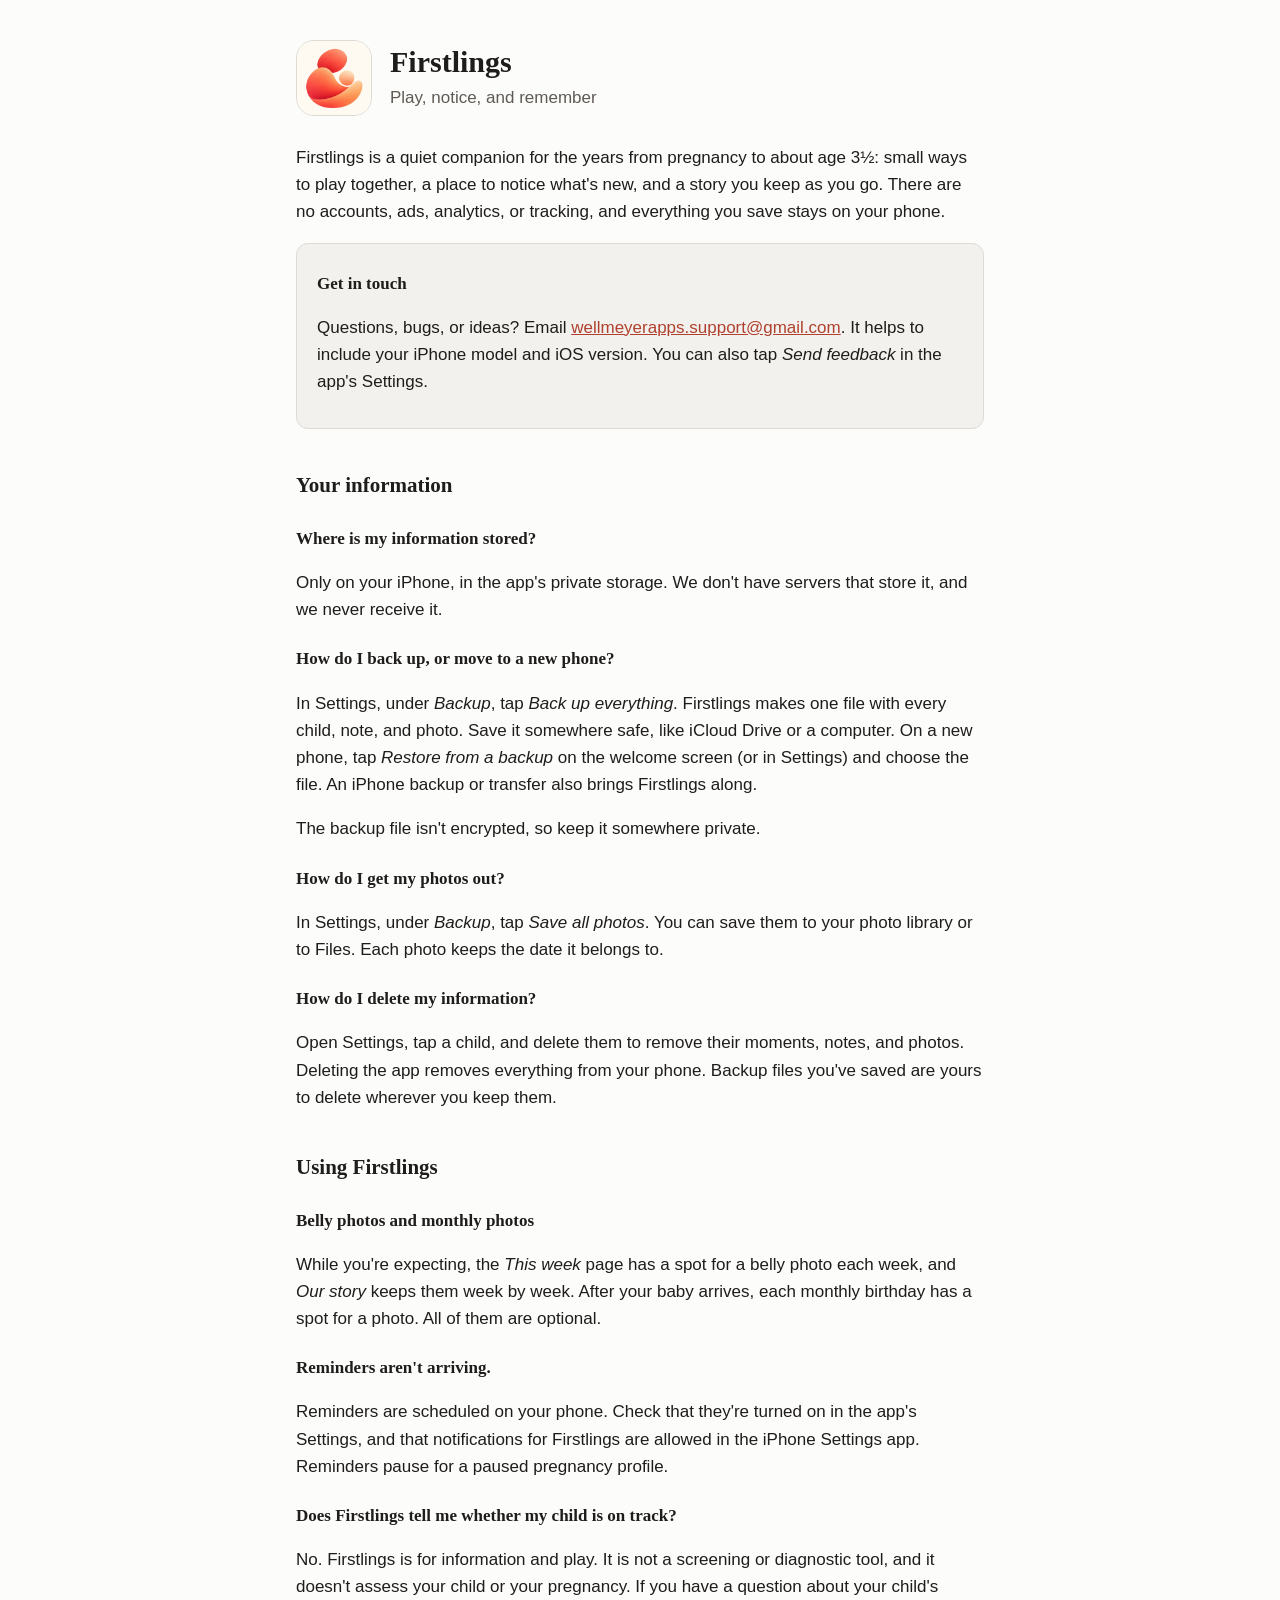
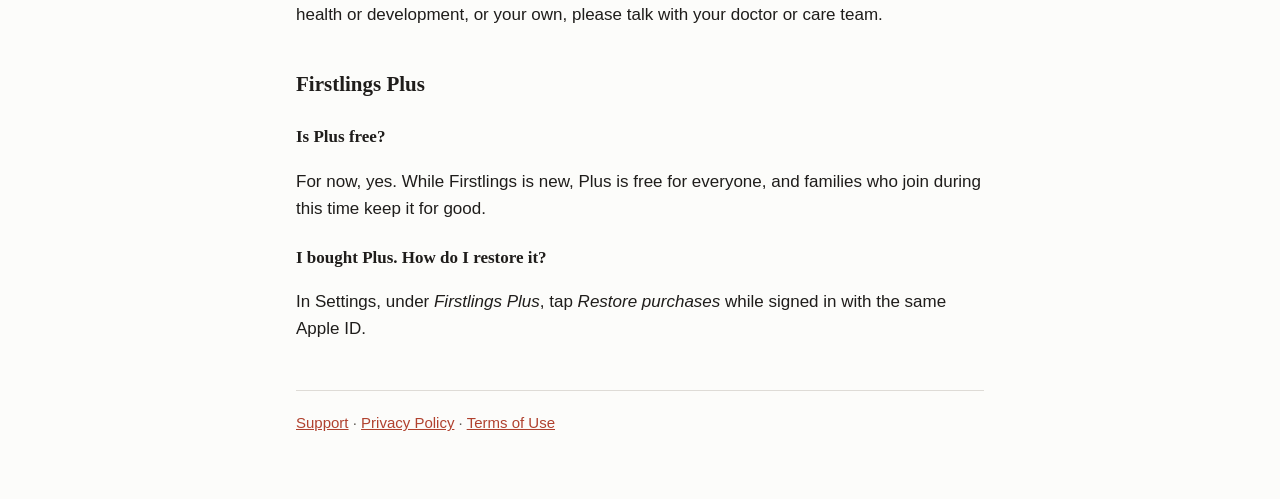
<file: index.html>
<!doctype html>
<html lang="en">
<head>
  <meta charset="utf-8">
  <meta name="viewport" content="width=device-width, initial-scale=1">
  <title>Firstlings</title>
  <meta name="description" content="Help and support for Firstlings, an iPhone app for families from pregnancy to about age 3½.">
  <link rel="icon" href="icon.png">
  <link rel="stylesheet" href="style.css">
</head>
<body>
<main>
  <header>
    <img src="icon.png" alt="Firstlings app icon">
    <div>
      <h1>Firstlings</h1>
      <p class="tagline">Play, notice, and remember</p>
    </div>
  </header>

  <p>Firstlings is a quiet companion for the years from pregnancy to about age 3½: small ways to play together, a place to notice what's new, and a story you keep as you go. There are no accounts, ads, analytics, or tracking, and everything you save stays on your phone.</p>

  <div class="card">
    <h3>Get in touch</h3>
    <p>Questions, bugs, or ideas? Email <a href="mailto:wellmeyerapps.support@gmail.com">wellmeyerapps.support@gmail.com</a>. It helps to include your iPhone model and iOS version. You can also tap <em>Send feedback</em> in the app's Settings.</p>
  </div>

  <h2>Your information</h2>

  <h3>Where is my information stored?</h3>
  <p>Only on your iPhone, in the app's private storage. We don't have servers that store it, and we never receive it.</p>

  <h3>How do I back up, or move to a new phone?</h3>
  <p>In Settings, under <em>Backup</em>, tap <em>Back up everything</em>. Firstlings makes one file with every child, note, and photo. Save it somewhere safe, like iCloud Drive or a computer. On a new phone, tap <em>Restore from a backup</em> on the welcome screen (or in Settings) and choose the file. An iPhone backup or transfer also brings Firstlings along.</p>
  <p>The backup file isn't encrypted, so keep it somewhere private.</p>

  <h3>How do I get my photos out?</h3>
  <p>In Settings, under <em>Backup</em>, tap <em>Save all photos</em>. You can save them to your photo library or to Files. Each photo keeps the date it belongs to.</p>

  <h3>How do I delete my information?</h3>
  <p>Open Settings, tap a child, and delete them to remove their moments, notes, and photos. Deleting the app removes everything from your phone. Backup files you've saved are yours to delete wherever you keep them.</p>

  <h2>Using Firstlings</h2>

  <h3>Belly photos and monthly photos</h3>
  <p>While you're expecting, the <em>This week</em> page has a spot for a belly photo each week, and <em>Our story</em> keeps them week by week. After your baby arrives, each monthly birthday has a spot for a photo. All of them are optional.</p>

  <h3>Reminders aren't arriving.</h3>
  <p>Reminders are scheduled on your phone. Check that they're turned on in the app's Settings, and that notifications for Firstlings are allowed in the iPhone Settings app. Reminders pause for a paused pregnancy profile.</p>

  <h3>Does Firstlings tell me whether my child is on track?</h3>
  <p>No. Firstlings is for information and play. It is not a screening or diagnostic tool, and it doesn't assess your child or your pregnancy. If you have a question about your child's health or development, or your own, please talk with your doctor or care team.</p>

  <h2>Firstlings Plus</h2>

  <h3>Is Plus free?</h3>
  <p>For now, yes. While Firstlings is new, Plus is free for everyone, and families who join during this time keep it for good.</p>

  <h3>I bought Plus. How do I restore it?</h3>
  <p>In Settings, under <em>Firstlings Plus</em>, tap <em>Restore purchases</em> while signed in with the same Apple ID.</p>

  <nav><a href="index.html">Support</a> · <a href="privacy.html">Privacy Policy</a> · <a href="https://www.apple.com/legal/internet-services/itunes/dev/stdeula/">Terms of Use</a></nav>
</main>
</body>
</html>
</file>
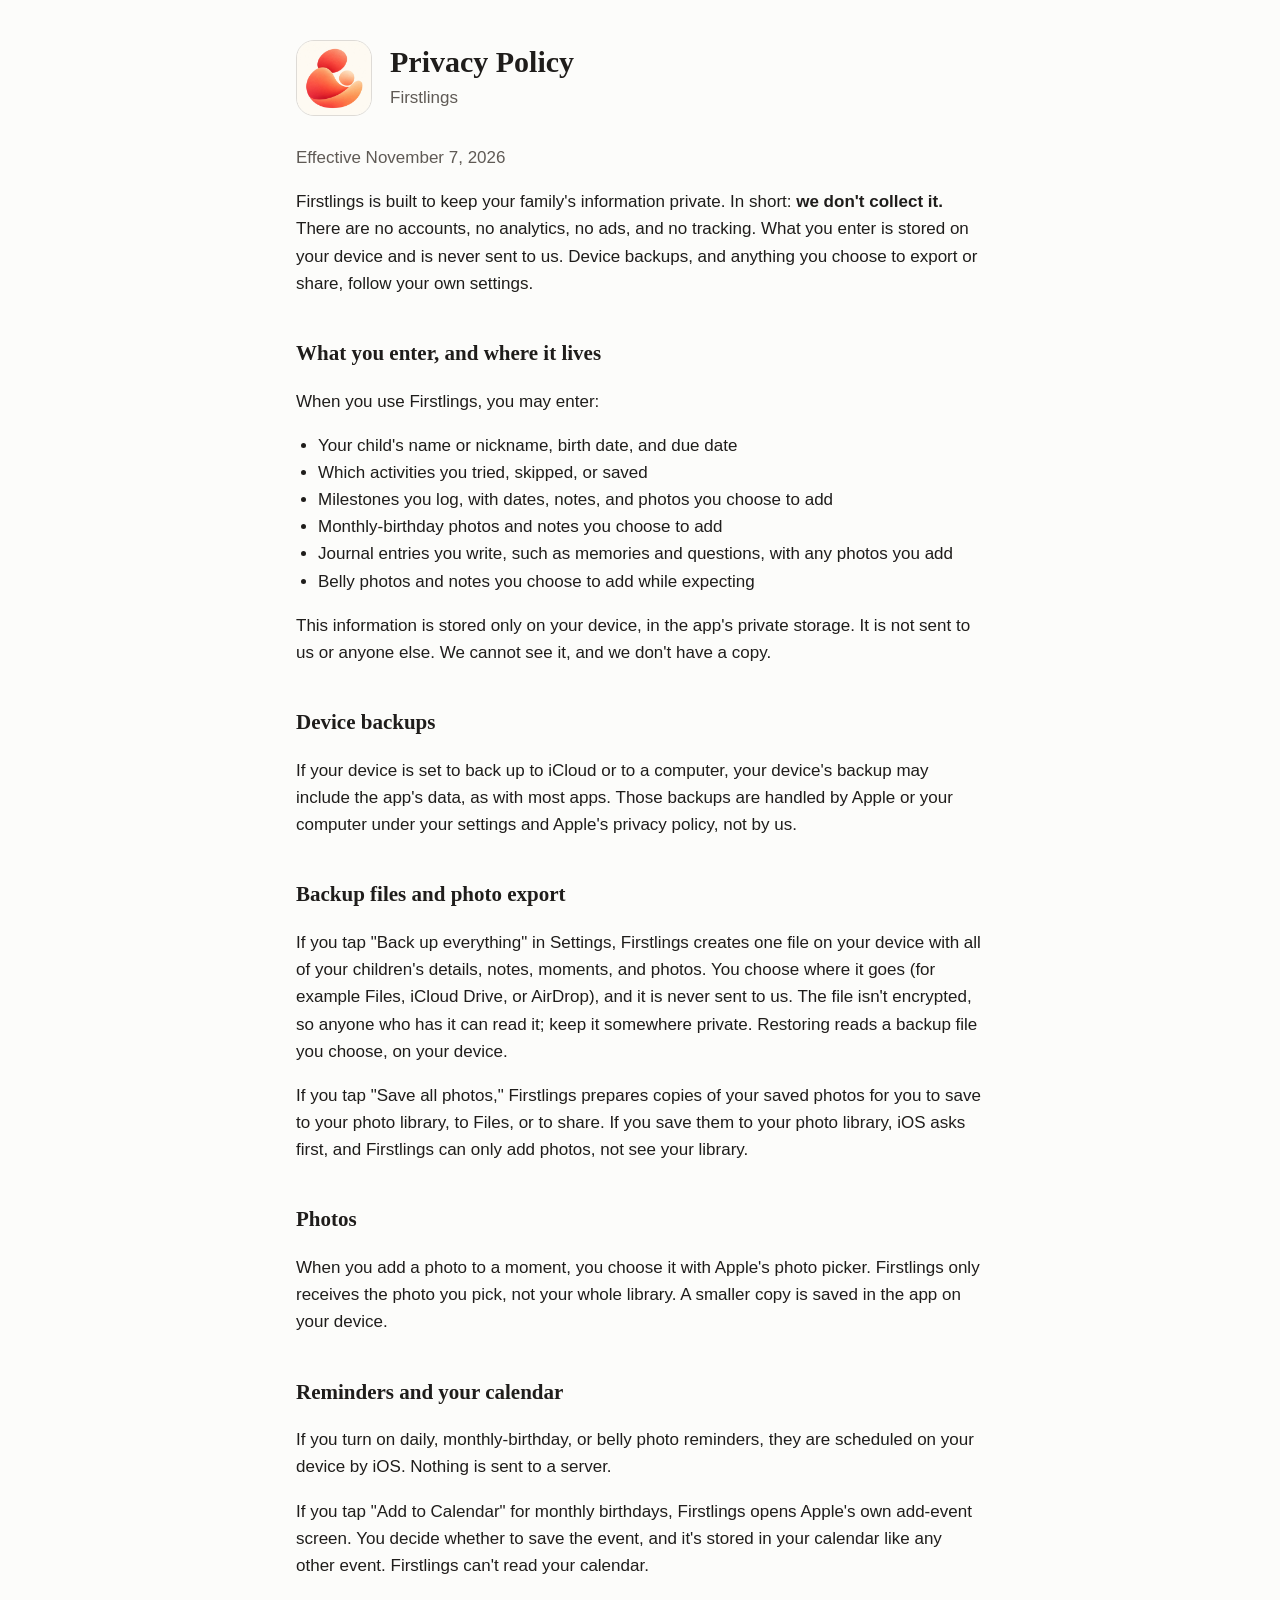
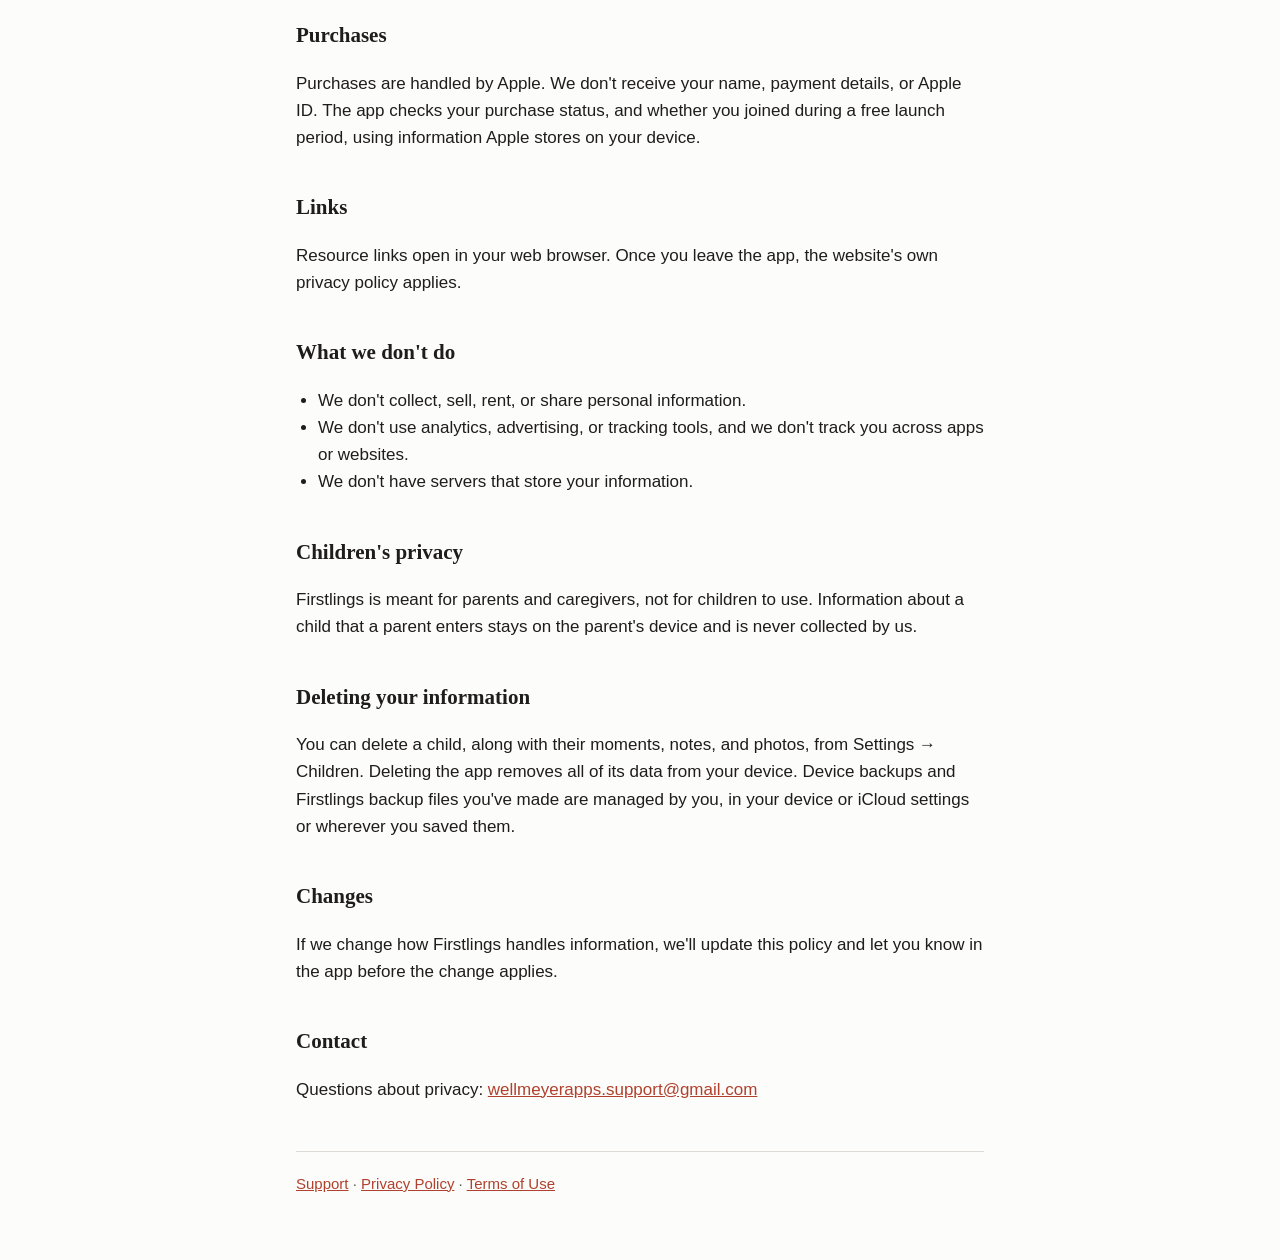
<file: privacy.html>
<!doctype html>
<html lang="en">
<head>
  <meta charset="utf-8">
  <meta name="viewport" content="width=device-width, initial-scale=1">
  <title>Privacy Policy</title>
  <meta name="description" content="Privacy policy for Firstlings. We don&#x27;t collect your information.">
  <link rel="icon" href="icon.png">
  <link rel="stylesheet" href="style.css">
</head>
<body>
<main>
  <header>
    <img src="icon.png" alt="Firstlings app icon">
    <div>
      <h1>Privacy Policy</h1>
      <p class="tagline">Firstlings</p>
    </div>
  </header>
<p class="muted">Effective November 7, 2026</p>
<p>Firstlings is built to keep your family's information private. In short: <strong>we don't collect it.</strong> There are no accounts, no analytics, no ads, and no tracking. What you enter is stored on your device and is never sent to us. Device backups, and anything you choose to export or share, follow your own settings.</p>
<h2>What you enter, and where it lives</h2>
<p>When you use Firstlings, you may enter:</p>
<ul><li>Your child's name or nickname, birth date, and due date</li><li>Which activities you tried, skipped, or saved</li><li>Milestones you log, with dates, notes, and photos you choose to add</li><li>Monthly-birthday photos and notes you choose to add</li><li>Journal entries you write, such as memories and questions, with any photos you add</li><li>Belly photos and notes you choose to add while expecting</li></ul>
<p>This information is stored only on your device, in the app's private storage. It is not sent to us or anyone else. We cannot see it, and we don't have a copy.</p>
<h2>Device backups</h2>
<p>If your device is set to back up to iCloud or to a computer, your device's backup may include the app's data, as with most apps. Those backups are handled by Apple or your computer under your settings and Apple's privacy policy, not by us.</p>
<h2>Backup files and photo export</h2>
<p>If you tap "Back up everything" in Settings, Firstlings creates one file on your device with all of your children's details, notes, moments, and photos. You choose where it goes (for example Files, iCloud Drive, or AirDrop), and it is never sent to us. The file isn't encrypted, so anyone who has it can read it; keep it somewhere private. Restoring reads a backup file you choose, on your device.</p>
<p>If you tap "Save all photos," Firstlings prepares copies of your saved photos for you to save to your photo library, to Files, or to share. If you save them to your photo library, iOS asks first, and Firstlings can only add photos, not see your library.</p>
<h2>Photos</h2>
<p>When you add a photo to a moment, you choose it with Apple's photo picker. Firstlings only receives the photo you pick, not your whole library. A smaller copy is saved in the app on your device.</p>
<h2>Reminders and your calendar</h2>
<p>If you turn on daily, monthly-birthday, or belly photo reminders, they are scheduled on your device by iOS. Nothing is sent to a server.</p>
<p>If you tap "Add to Calendar" for monthly birthdays, Firstlings opens Apple's own add-event screen. You decide whether to save the event, and it's stored in your calendar like any other event. Firstlings can't read your calendar.</p>
<h2>Purchases</h2>
<p>Purchases are handled by Apple. We don't receive your name, payment details, or Apple ID. The app checks your purchase status, and whether you joined during a free launch period, using information Apple stores on your device.</p>
<h2>Links</h2>
<p>Resource links open in your web browser. Once you leave the app, the website's own privacy policy applies.</p>
<h2>What we don't do</h2>
<ul><li>We don't collect, sell, rent, or share personal information.</li><li>We don't use analytics, advertising, or tracking tools, and we don't track you across apps or websites.</li><li>We don't have servers that store your information.</li></ul>
<h2>Children's privacy</h2>
<p>Firstlings is meant for parents and caregivers, not for children to use. Information about a child that a parent enters stays on the parent's device and is never collected by us.</p>
<h2>Deleting your information</h2>
<p>You can delete a child, along with their moments, notes, and photos, from Settings → Children. Deleting the app removes all of its data from your device. Device backups and Firstlings backup files you've made are managed by you, in your device or iCloud settings or wherever you saved them.</p>
<h2>Changes</h2>
<p>If we change how Firstlings handles information, we'll update this policy and let you know in the app before the change applies.</p>
<h2>Contact</h2>
<p>Questions about privacy: <a href="mailto:wellmeyerapps.support@gmail.com">wellmeyerapps.support@gmail.com</a></p>
  <nav><a href="index.html">Support</a> · <a href="privacy.html">Privacy Policy</a> · <a href="https://www.apple.com/legal/internet-services/itunes/dev/stdeula/">Terms of Use</a></nav>
</main>
</body>
</html>
</file>
<file: style.css>
:root {
  --background: #FCFCFA;
  --surface: #F2F1EE;
  --text: #1F1D1B;
  --muted: #5F5A55;
  --accent: #B0412E;
  --border: #DEDBD6;
}

@media (prefers-color-scheme: dark) {
  :root {
    --background: #121212;
    --surface: #1E1D1C;
    --text: #F2F0ED;
    --muted: #A9A39C;
    --accent: #F08C78;
    --border: #34322F;
  }
}

* { box-sizing: border-box; }

body {
  margin: 0;
  background: var(--background);
  color: var(--text);
  font: 17px/1.6 -apple-system, BlinkMacSystemFont, "SF Pro Text", "Helvetica Neue", Arial, sans-serif;
}

main { max-width: 720px; margin: 0 auto; padding: 40px 16px 64px; }

header { display: flex; align-items: center; gap: 18px; margin-bottom: 28px; }

header img { width: 76px; height: 76px; border-radius: 18px; flex-shrink: 0; border: 1px solid var(--border); }

h1, h2, h3 { font-family: "New York", ui-serif, Georgia, "Times New Roman", serif; }
h1 { margin: 0; font-size: 30px; line-height: 1.2; }
h2 { margin: 40px 0 10px; font-size: 21px; }
h3 { margin: 22px 0 4px; font-size: 17px; }

.tagline { margin: 4px 0 0; color: var(--muted); }
.muted { color: var(--muted); }
a { color: var(--accent); overflow-wrap: anywhere; }
ul { padding-left: 22px; }

.card {
  background: var(--surface);
  border: 1px solid var(--border);
  border-radius: 12px;
  padding: 4px 20px 16px;
  margin-top: 12px;
}

nav {
  margin-top: 48px;
  padding-top: 20px;
  border-top: 1px solid var(--border);
  color: var(--muted);
  font-size: 15px;
}
</file>
